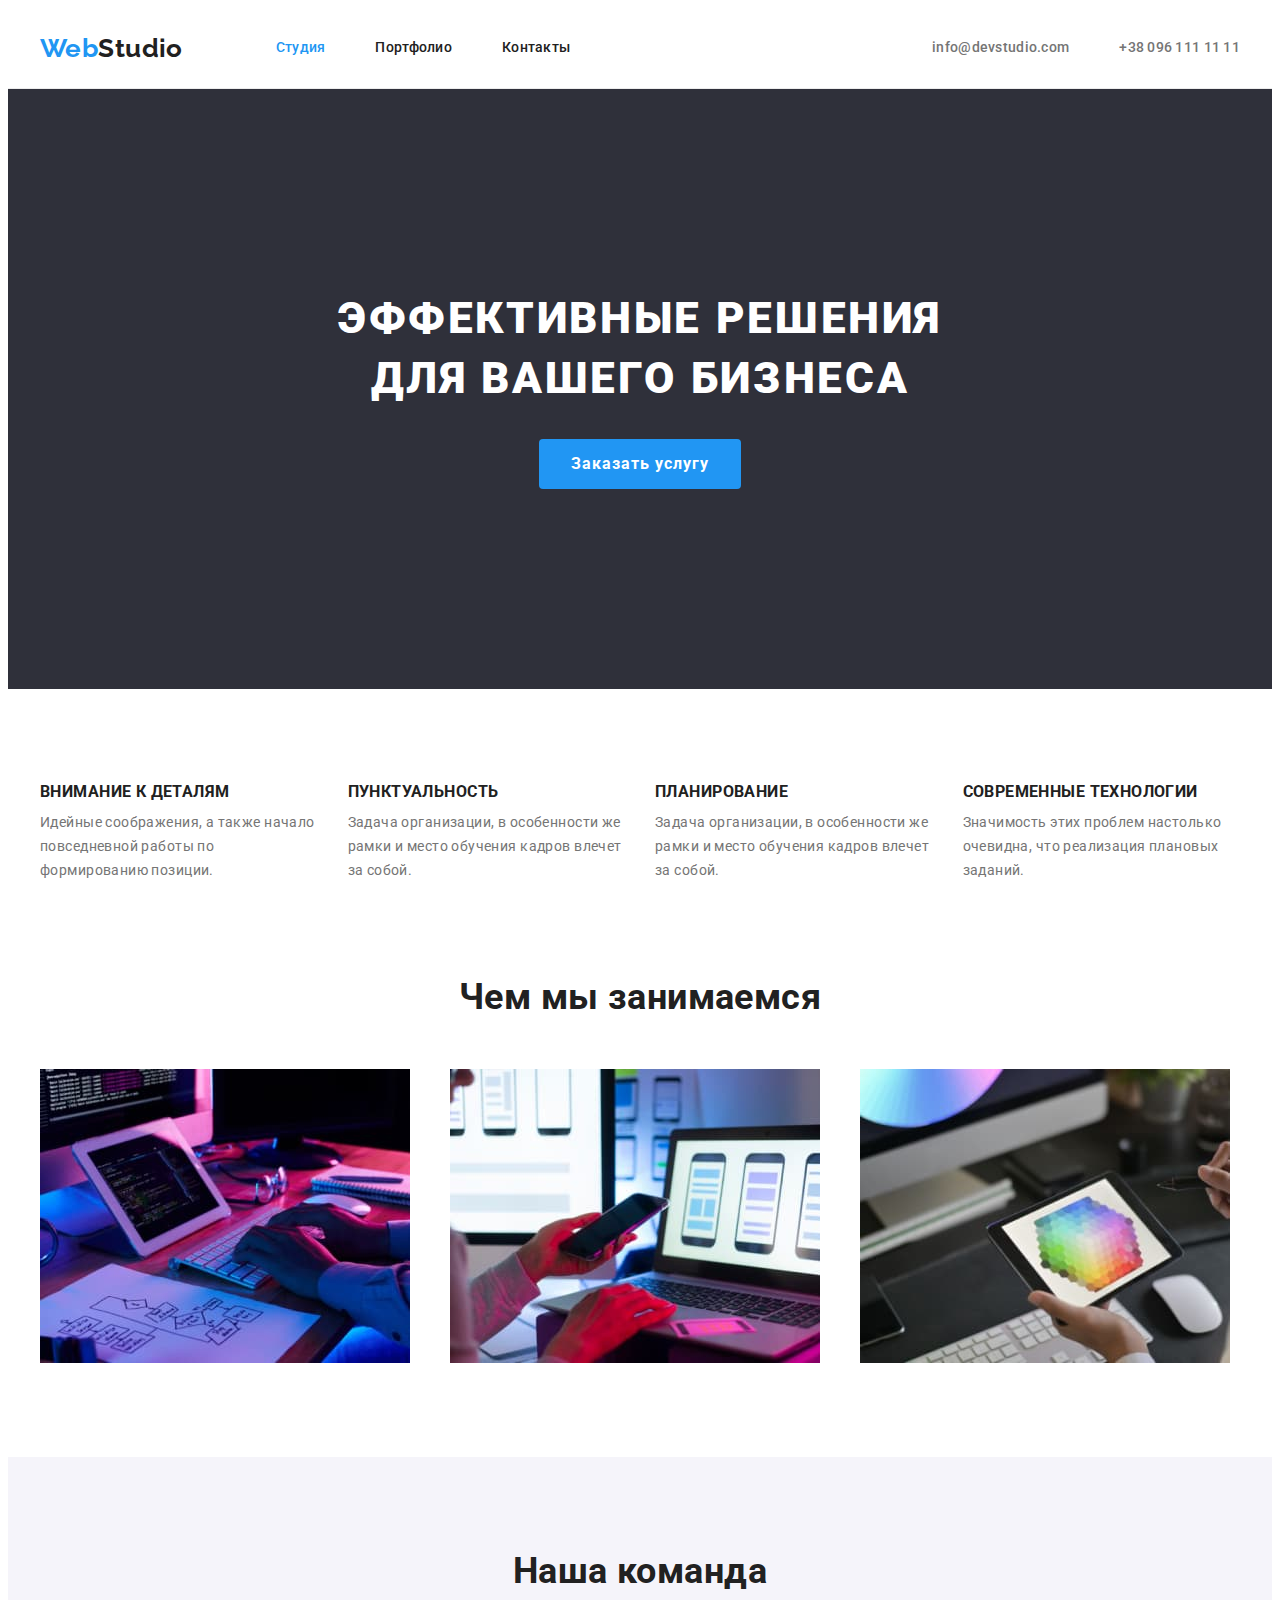
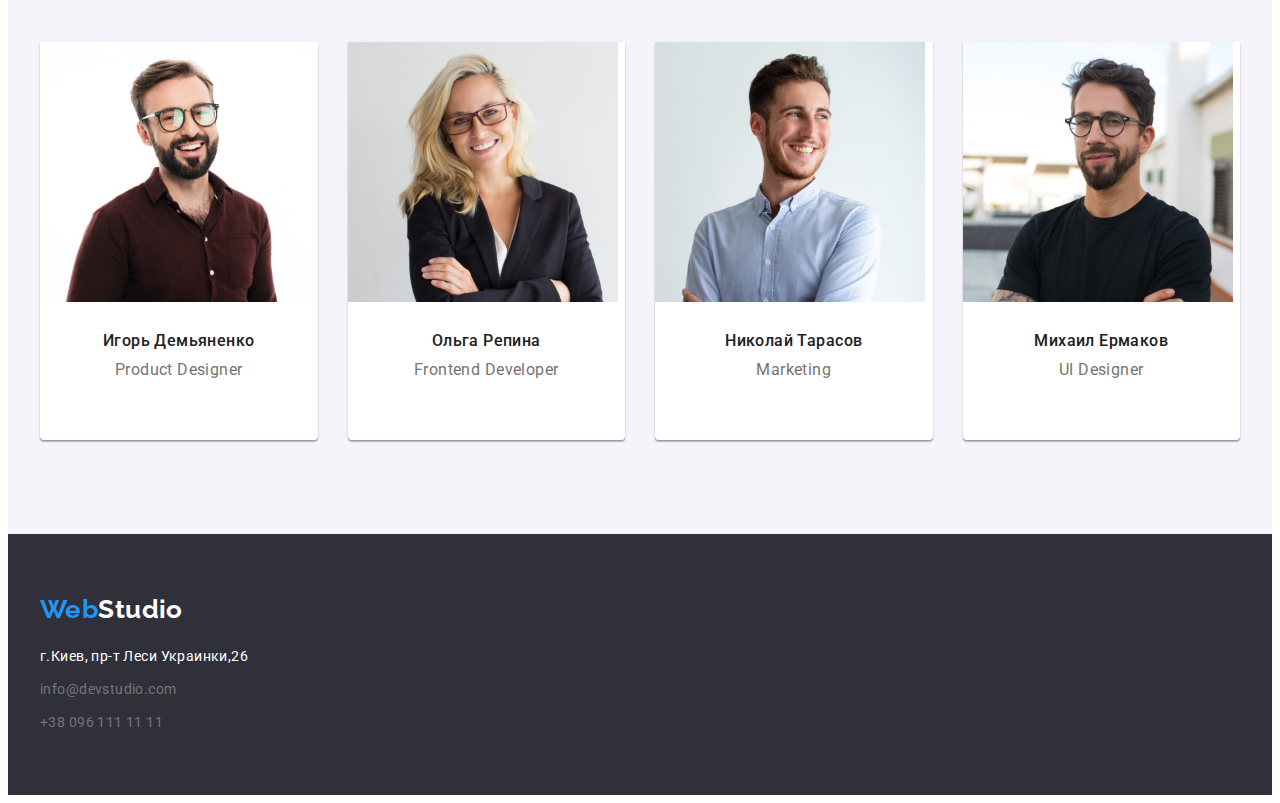
<file: index.html>
<!DOCTYPE html>
<html lang="ru">
  <head>
    <meta charset="UTF-8" />
    <meta http-equiv="X-UA-Compatible" content="IE=edge" />
    <meta name="viewport" content="width=device-width, initial-scale=1.0" />
    <title>WebStudio</title>
    <link rel="preconnect" href="https://fonts.googleapis.com">
    <link rel="preconnect" href="https://fonts.gstatic.com" crossorigin>
    <link href="https://fonts.googleapis.com/css2?family=Raleway:wght@700&family=Roboto:wght@400;500;700;900&display=swap" rel="stylesheet">
    <link rel="stylesheet"
    href="https://cdnjs.cloudflare.com/ajax/libs/modern-normalize/1.1.0/modern-normalize.min.css"
    integrity="sha512-wpPYUAdjBVSE4KJnH1VR1HeZfpl1ub8YT/NKx4PuQ5NmX2tKuGu6U/JRp5y+Y8XG2tV+wKQpNHVUX03MfMFn9Q=="
    crossorigin="anonymous"
    referrerpolicy="no-referrer"/>
    <link rel="stylesheet" href="./css/styles.css" />
  </head>
  <body>
    <header class="header">
      <div class="container header-container">
      <a class="link logo header-logo-margin" href="index.html">Web<span class="header-logo">Studio</span></a>
      <nav class="header-nav">
        <ul class="list header-list">
          <li class="header-item"><a class="link header-link current" href="index.html">Студия</a></li>
          <li class="header-item"><a class="link header-link" href="portfolio.html">Портфолио</a></li>
          <li class="header-item"><a class="link header-link" href="">Контакты</a></li>
        </ul>
      </nav>
      <ul class="list contact-list">
        <li class="contact-item"><a class="link header-link" href="mailto:info@devstudio.com">info@devstudio.com</a></li>
        <li class="contact-item"><a class="link header-link" href="tel:+380961111111">+38 096 111 11 11</a></li>
      </ul>
    </div>
    </header>
    <main class="main">
      <section class="service">
        <div class="container service-items">
        <h1 class="service-title">ЭФФЕКТИВНЫЕ РЕШЕНИЯ ДЛЯ ВАШЕГО БИЗНЕСА</h1>
          <button class="service-btn" type="button">Заказать услугу</button>
        </div>
      </section>
      <section class="advantage section">
        <div class="container advantage-items">
        <ul class="list advantage-list">
          <li class="advantage-item">
            <h3 class="advantage-title">Внимание к деталям</h3>
            <p class="advantage-dsc">
              Идейные соображения, а также начало повседневной работы по
              формированию позиции.
            </p>
          </li>
          <li class="advantage-item">
            <h3 class="advantage-title">Пунктуальность</h3>
            <p class="advantage-dsc">
              Задача организации, в особенности же рамки и место обучения кадров
              влечет за собой.
            </p>
          </li>
          <li class="advantage-item">
            <h3 class="advantage-title">Планирование</h3>
            <p class="advantage-dsc">
              Задача организации, в особенности же рамки и место обучения кадров
              влечет за собой.
            </p>
          </li>
          <li class="advantage-item">
            <h3 class="advantage-title">Современные технологии</h3>
            <p class="advantage-dsc">
              Значимость этих проблем настолько очевидна, что реализация
              плановых заданий.
            </p>
          </li>
        </ul>
      </div>
      </section>
      <section class="work">
        <div class="container work-items">
        <h2 class="main-title">Чем мы занимаемся</h2>
        <ul class="list work-list">
          <li class="work-item">
            <img src="images/work1.jpg" alt="Компьютер" width="370" height="294" />
          </li>
          <li class="work-item">
            <img src="images/work2.jpg" alt="Телефон" width="370" height="294" />
          </li>
          <li class="work-item">
            <img src="images/work3.jpg" alt="Планшет" width="370" height="294" />
          </li>
        </ul>
        </div>
      </section>
      <section class="team section">
        <div class="container team-items">
        <h2 class="main-title">Наша команда</h2>
        <ul class="list team-list">
          <li class="team-item">
              <img src="images/team1.jpg" width="270" height="260" alt="Игорь Демьяненко Product Designer"/>
                <h3 class="team-name">Игорь Демьяненко</h3>
                <p class="team-position">Product Designer</p>
          </li>
          <li class="team-item">
              <img src="images/team2.jpg" width="270" height="260" alt="Ольга Репина Frontend Developer"/>
                <h3 class="team-name">Ольга Репина</h3>
                <p class="team-position">Frontend Developer</p>
          </li>
          <li class="team-item">
              <img src="images/team3.jpg" width="270" height="260" alt="Николай Тарасов Marketing"/>
                <h3 class="team-name">Николай Тарасов</h3>
                <p class="team-position">Marketing</p>
          </li>
          <li class="team-item">
              <img src="images/team4.jpg" width="270" height="260" alt="Михаил Ермаков UI Designer"/>
                <h3 class="team-name">Михаил Ермаков</h3>
                <p class="team-position">UI Designer</p>
          </li>
        </ul>
      </div>
      </section>
    </main>
    <footer class="footer">
      <div class="container">
      <a class="link logo footer-logo-margin" href="index.html">Web<span class="footer-logo">Studio</span></a>
      <address>
      <ul class="list footer-list">
        <li class="footer-item"><a class="link footer-address" href="https://goo.gl/maps/YbPivX2JFZGYq7XS9" target="_blank" rel="noreferrer noopener">г.Киев, пр-т Леси Украинки,26</a></li>
        <li class="footer-item"><a class="link footer-info" href="mailto:info@devstudio.com">info@devstudio.com</a></li>
        <li class="footer-item"><a class="link footer-info" href="tel:+380961111111">+38 096 111 11 11</a></li>
      </ul>
    </address>
  </div>
    </footer>
  </body>
</html>
</file>
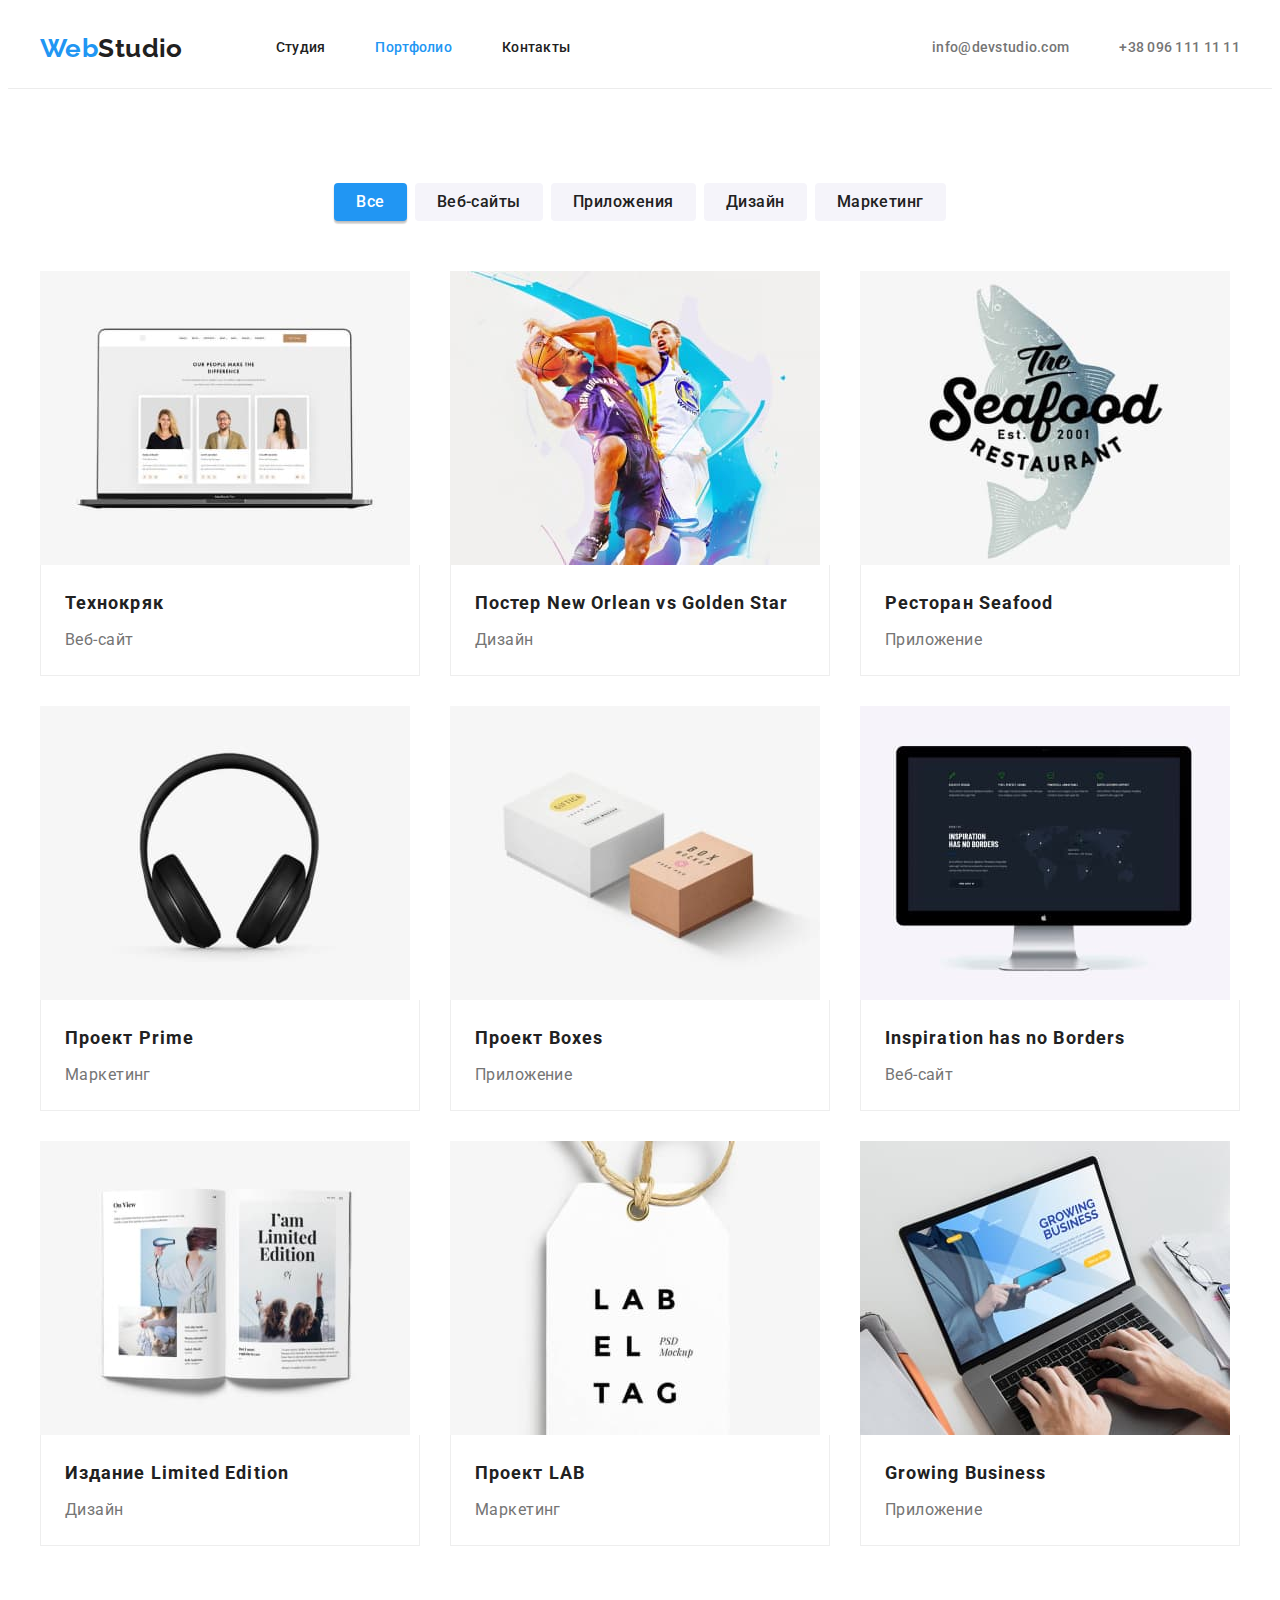
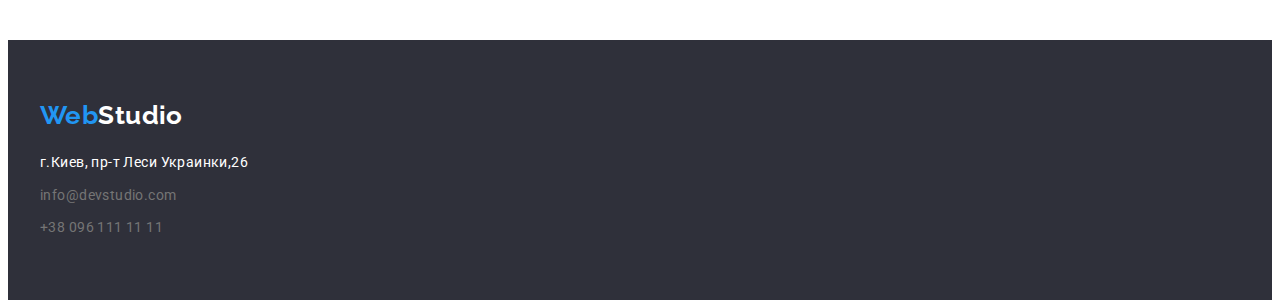
<file: portfolio.html>
<!DOCTYPE html>
<html lang="en">
    <head>
        <meta charset="UTF-8" />
        <meta http-equiv="X-UA-Compatible" content="IE=edge" />
        <meta name="viewport" content="width=device-width, initial-scale=1.0" />
        <title>WebStudio</title>
        <link rel="preconnect" href="https://fonts.googleapis.com">
        <link rel="preconnect" href="https://fonts.gstatic.com" crossorigin>
        <link href="https://fonts.googleapis.com/css2?family=Raleway:wght@700&family=Roboto:wght@400;500;700;900&display=swap" rel="stylesheet">
        <link rel="stylesheet"
        href="https://cdnjs.cloudflare.com/ajax/libs/modern-normalize/1.1.0/modern-normalize.min.css"
        integrity="sha512-wpPYUAdjBVSE4KJnH1VR1HeZfpl1ub8YT/NKx4PuQ5NmX2tKuGu6U/JRp5y+Y8XG2tV+wKQpNHVUX03MfMFn9Q=="
        crossorigin="anonymous"
        referrerpolicy="no-referrer"/>
        <link rel="stylesheet" href="./css/styles.css" />
    
      </head>
<body>
    <header class="header">
        <div class="container header-container">
        <a class="link logo header-logo-margin" href="index.html">Web<span class="header-logo">Studio</span></a>
        <nav class="header-nav">
          <ul class="list header-list">
            <li class="header-item"><a class="link header-link" href="index.html">Студия</a></li>
            <li class="header-item"><a class="link header-link current" href="portfolio.html">Портфолио</a></li>
            <li class="header-item"><a class="link header-link" href="">Контакты</a></li>
          </ul>
        </nav>
        <ul class="list contact-list">
          <li class="contact-item"><a class="link header-link" href="mailto:info@devstudio.com">info@devstudio.com</a></li>
          <li class="contact-item"><a class="link header-link" href="tel:+380961111111">+38 096 111 11 11</a></li>
        </ul>
      </div>
      </header>

<main>
    <section class="section">
        <div class="container">
        <h1 class="portfolio-title">Наши работы,портфолио,примеры работ</h1>
        <ul class="list filters-list">
            <li class="filters-item"><button type="button" class="filters-btn current-filter">Все</button></li>
            <li class="filters-item"><button type="button" class="filters-btn">Веб-сайты</button></li>
            <li class="filters-item"><button type="button" class="filters-btn">Приложения</button></li>
            <li class="filters-item"><button type="button" class="filters-btn">Дизайн</button></li>
            <li class="filters-item"><button type="button" class="filters-btn">Маркетинг</button></li>
        </ul>

        <ul class="list example-list">
            <li class="example-item">
                <a class="link" href="" target="_blank" rel="noreferrer noopener">
                <img src="./images/portfolio/img1.jpg" width="370" height="294"  alt="Веб-сайт">
                <div class="border">
                <h2 class="example-name">Технокряк</h2>
                <p class="example-type">Веб-сайт</p>
                </div>
                </a>
            </li>

            <li class="example-item">
                <a class="link" href="" target="_blank" rel="noreferrer noopener">
                <img src="./images/portfolio/img2.jpg" width="370" height="294"  alt="Дизайн">
                <div class="border">
                <h2 class="example-name">Постер New Orlean vs Golden Star</h2>
                <p class="example-type">Дизайн</p>
                </div>
                </a>
            </li>

            <li class="example-item">
                <a class="link" href="" target="_blank" rel="noreferrer noopener">
                <img src="./images/portfolio/img3.jpg" width="370" height="294"  alt="Приложение">
                <div class="border">
                <h2 class="example-name">Ресторан Seafood</h2>
                <p class="example-type">Приложение</p>
                </div>
                </a>
            </li>

            <li class="example-item">
                <a class="link" href="" target="_blank" rel="noreferrer noopener">
                <img src="./images/portfolio/img4.jpg" width="370" height="294"  alt="Проект">
                <div class="border">
                <h2 class="example-name">Проект Prime</h2>
                <p class="example-type">Маркетинг</p>
                </div>
            </a>
            </li>

            <li class="example-item">
                <a class="link" href="" target="_blank" rel="noreferrer noopener">
                <img src="./images/portfolio/img5.jpg" width="370" height="294" alt="Приложение">
                <div class="border">
                <h2 class="example-name">Проект Boxes</h2>
                <p class="example-type">Приложение</p>
                </div>
            </a>
            </li>

            <li class="example-item">
                <a class="link" href="" target="_blank" rel="noreferrer noopener">
                <img src="./images/portfolio/img6.jpg" width="370" height="294" alt="Веб-сайт">
                <div class="border">
                <h2 class="example-name">Inspiration has no Borders</h2>
                <p class="example-type">Веб-сайт</p>
                </div>
            </a>
            </li>

            <li class="example-item">
                <a class="link" href="" target="_blank" rel="noreferrer noopener">
                <img src="./images/portfolio/img7.jpg" width="370" height="294"  alt="Дизайн">
                <div class="border">
                <h2 class="example-name">Издание Limited Edition</h2>
                <p class="example-type">Дизайн</p>
                </div>
            </a>
            </li>

            <li class="example-item">
                <a class="link" href="" target="_blank" rel="noreferrer noopener">
                <img src="./images/portfolio/img8.jpg" width="370" height="294"  alt="Маркетинг">
                <div class="border">
                <h2 class="example-name">Проект LAB</h2>
                <p class="example-type">Маркетинг</p>
                </div>
            </a>
            </li>

            <li class="example-item">
                <a class="link" href="" target="_blank" rel="noreferrer noopener">
                <img src="./images/portfolio/img9.jpg" width="370" height="294"  alt="Приложение">
                <div class="border">
                <h2 class="example-name">Growing Business</h2>
                <p class="example-type">Приложение</p>
                </div>
            </a>
            </li>
        </ul>
    </div>
    </section>
</main>

<footer class="footer">
    <div class="container">
    <a class="link logo footer-logo-margin" href="index.html">Web<span class="footer-logo">Studio</span></a>
    <address>
    <ul class="list footer-list">
      <li class="footer-item"><a class="link footer-address" href="https://goo.gl/maps/YbPivX2JFZGYq7XS9" target="_blank" rel="noreferrer noopener">г.Киев, пр-т Леси Украинки,26</a></li>
      <li class="footer-item"><a class="link footer-info" href="mailto:info@devstudio.com">info@devstudio.com</a></li>
      <li class="footer-item"><a class="link footer-info" href="tel:+380961111111">+38 096 111 11 11</a></li>
    </ul>
  </address>
</div>
  </footer>
</body>
</html>
</file>
<file: css/styles.css>
:root {
--first-color:  #212121;
--second-color: #757575;
--third-color:  #ffffff;
--accent-color: #2196F3;
--btn-hover-color: #188CE8;
--bkground-color-one: #2F303A;
--bkground-color-two: #F5F4FA;
--header-line-color: #ECECEC;
--box-shadow: 0px 1px 3px rgba(0, 0, 0, 0.12), 0px 1px 1px rgba(0, 0, 0, 0.14), 0px 2px 1px rgba(0, 0, 0, 0.2);
--border-line-color: #EEEEEE;
--hover-button: 0px 3px 1px rgba(0, 0, 0, 0.1), 0px 1px 2px rgba(0, 0, 0, 0.08), 0px 2px 2px rgba(0, 0, 0, 0.12);
}

p,h1,h2,h3,h4,h5,h6 {
  margin: 0;
}

ul {
  margin: 0;
  padding-left: 0;
}

body {
font-family: 'Roboto', sans-serif;
font-size: 14px;
line-height: 1.71;
letter-spacing: 0.03em;
color: var(--second-color);
}

address{
  font-style: inherit;
}

img {
  display: block;
}

.list {
  list-style: none;
}

.link {
  text-decoration: none;
  color: inherit;
}

.container {
  width: 1200px;
  padding-left: 15px;
  padding-right: 15px;
  margin: 0 auto;
}

.section {
  padding-top: 94px;
  padding-bottom: 94px;
}
/*------------------------LOGO-----------------------------*/
.logo{
font-family: 'Raleway', sans-serif;
font-weight: 700;
font-size: 26px;
line-height: 1.19;
color: var(--accent-color);
display: flex;
}

.header-logo-margin {
  margin-right: 93px;
}

.header-item:not(:last-child) {
  margin-right: 50px;
}

.header-logo{
  color: var(--first-color);
}

.footer-logo {
  color: var(--third-color);
}

/*--------------------------------------------------END LOGO---------------------------------------------------*/


/*----------------------HEADER-----------------------------*/
.header{
  border-bottom: 1px solid var(--header-line-color);
}

.header-container {
  display: flex;
  align-items: center;
}

.header-list {
  color: var(--first-color);
  display: flex;
  
}

.header-link{
font-weight: 500;
line-height: 1.14;
letter-spacing: 0.02em;
padding-top: 32px;
padding-bottom: 32px;
display: block;
}

.header-link:hover,
.header-link:focus,
.current
{
  color: var(--accent-color);
}
.contact-list {
  display: flex;
  margin-left: auto;
}

.contact-item:not(:last-child) {
  margin-right: 50px;
}
/*------------------------MAIN----------------------*/
.service {
  background-color: var(--bkground-color-one);
  padding-top: 200px;
  padding-bottom: 200px;
}

.service-items {
  display: flex;
  flex-direction: column;
  align-items: center;
}

.service-title {
font-weight: 900;
font-size: 44px;
line-height: 1.36;
text-align: center;
letter-spacing: 0.06em;
text-transform: uppercase;
color: var(--third-color);
margin-bottom: 30px;
max-width: 696px;
}

.service-btn {
font-family: inherit; 
font-weight: 700;
font-size: 16px;
line-height: 1.87;
letter-spacing: 0.06em;
text-align: center;
color: var(--third-color);
background-color: var(--accent-color);
cursor: pointer;
padding: 10px 32px;
border: none;
border-radius: 4px;
}

.service-btn:hover,
.service-btn:focus {
  background-color: var(--btn-hover-color);
}

.advantage-list{
  display: flex;
  flex-wrap: wrap;
  margin-left: -30px;
  margin-top: -30px;
}

.advantage-item {
  flex-basis: calc(100%/4 - 30px);
  margin-left: 30px;
  margin-top: 30px;
}

.advantage-title {
  font-weight: 700;
  line-height: 1.14;
  text-transform: uppercase;
  color: var(--first-color);
  margin-bottom: 10px;
}

.main-title {
font-weight: 700;
font-size: 36px;
line-height: 1.16;
text-align: center;
color: var(--first-color);
margin-bottom: 50px;
}

.work {
  padding-bottom: 94px;
}

.work-list {
  display: flex;
  flex-wrap: wrap;
  margin-left: -30px;
  margin-top: -30px;
}

.work-item {
  flex-basis: calc(100%/3 - 30px);
  margin-left: 30px;
  margin-top: 30px;
}

.team {
  background-color: var(--bkground-color-two);
}

.team-list {
  display: flex;
  flex-wrap: wrap;
  margin-left: -30px;
  margin-top: -30px;
}

.team-item {
  height: 368px;
  background-color: var(--third-color);
  border-bottom-left-radius: 4px ;
  border-bottom-right-radius: 4px;
  box-shadow: var(--box-shadow);
  padding-bottom: 30px;
  flex-basis: calc(100%/4 - 30px);
  margin-left: 30px;
  margin-top: 30px;
}
.team-name,
.team-position{
font-size: 16px;
line-height: 1.18;
text-align: center;
}

.team-name{
font-weight: 500;
color: var(--first-color);
margin-top: 30px;
margin-bottom: 10px;
}

/*------------------------------------Footer-------------------------------------------*/
.footer {
  background-color: var(--bkground-color-one);
  padding-top: 60px;
  padding-bottom: 60px;
}

.footer-info:hover,
.footer-info:focus,
.footer-address {
  color: var(--third-color);
}

.footer-logo-margin {
  margin-bottom: 20px;
}

.footer-list {
  display: flex;
  flex-direction: column;
  align-items: flex-start;
}

.footer-item:not(:last-child){
  margin-bottom: 9px;
}
/*--------------------Portfolio------------------------------*/
.portfolio-title {
  position: absolute;
  width: 1px;
  height: 1px;
  margin: -1px;
  padding: 0;
  overflow: hidden;
  border: 0;
  clip: rect(0 0 0 0)
}

.filters-list {
  display: flex;
  justify-content: center;
  margin-bottom: 50px
}
.filters-item:not(:last-child) {
  margin-right: 8px;
}

.filters-btn {
font-family: inherit;
font-weight: 500;
font-size: 16px;
line-height: 1.62;
text-align: center;
letter-spacing: 0.03em;
color: var(--first-color);
background-color: var(--bkground-color-two);
cursor: pointer;
border-radius: 4px;
border: none;
padding-left: 22px;
padding-right: 22px;
min-height: 38px;
}

.filters-btn:hover,
.filters-btn:focus,
.current-filter{
  color: var(--third-color);
  background-color: var(--accent-color);
  box-shadow: var(--hover-button);
}

.example-list {
  padding: 0;
  margin: 0;
  list-style: none;
  display: flex;
  flex-wrap: wrap;
  margin-left: -30px;
  margin-top:-30px ;
}

.example-item {
  flex-basis: calc(100% / 3 - 30px);
  margin-left: 30px;
  margin-top: 30px;
  background-color: var(--third-color);
}

.border {
  border-left: 1px solid var(--border-line-color);
  border-right: 1px solid var(--border-line-color);
  border-bottom: 1px solid var(--border-line-color);
  padding: 20px 24px;
}

.example-name {
font-weight: 700;
font-size: 18px;
line-height: 2;
letter-spacing: 0.06em;
color:var(--first-color);
margin-bottom: 4px;
}

.example-type {
font-size: 16px;
line-height: 1.87;
}
</file>
